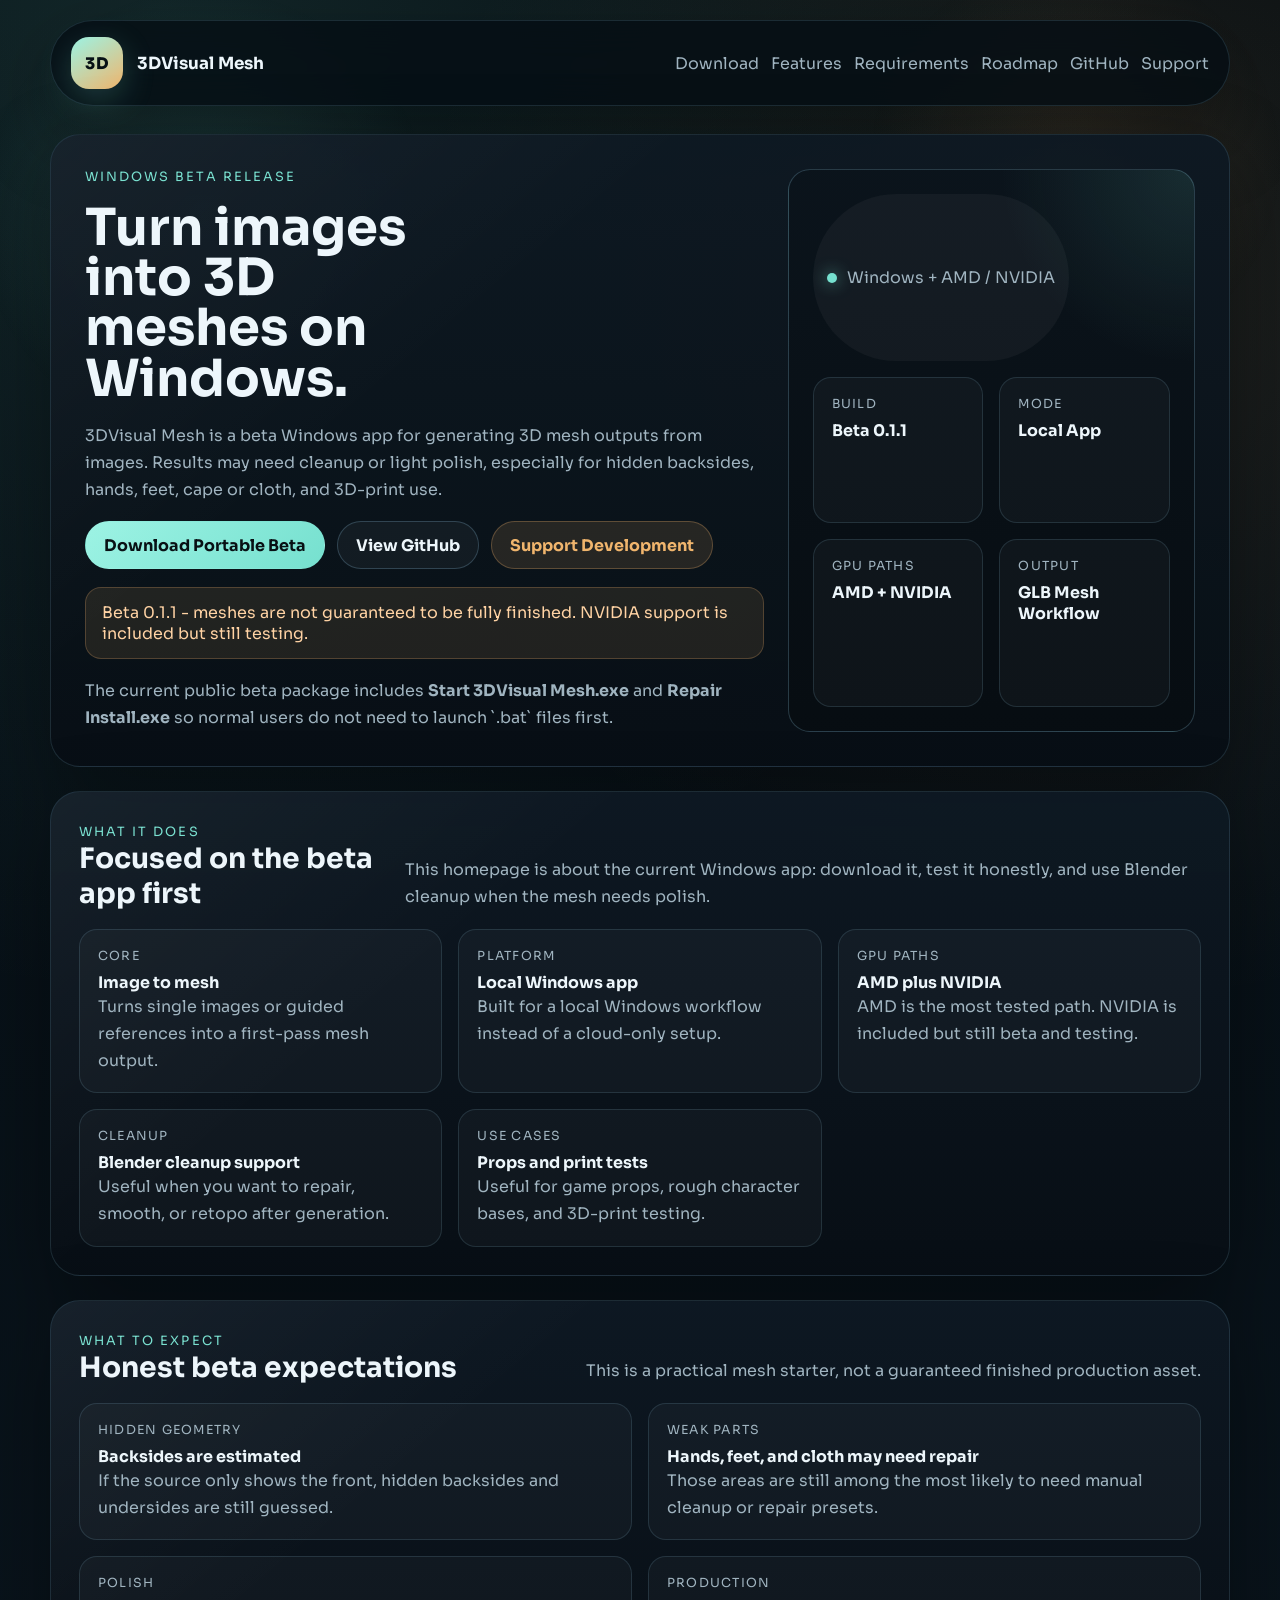
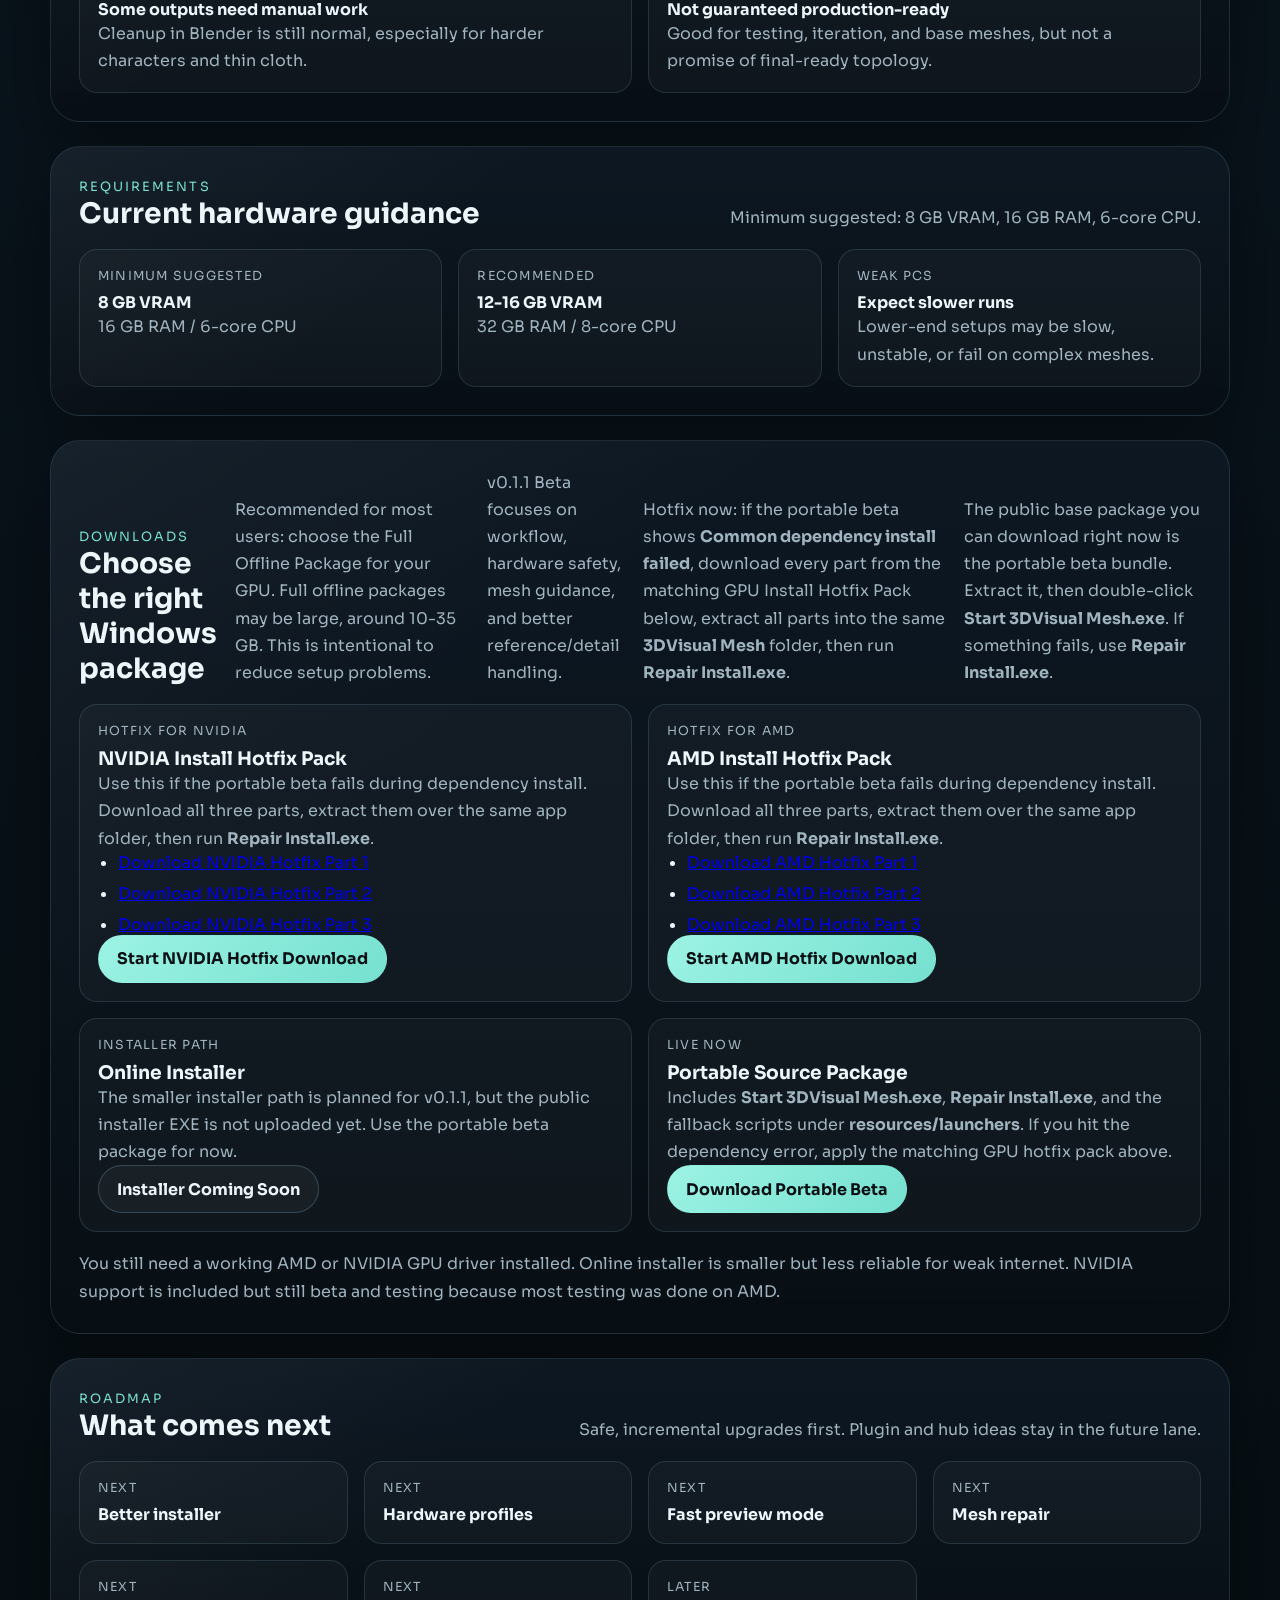
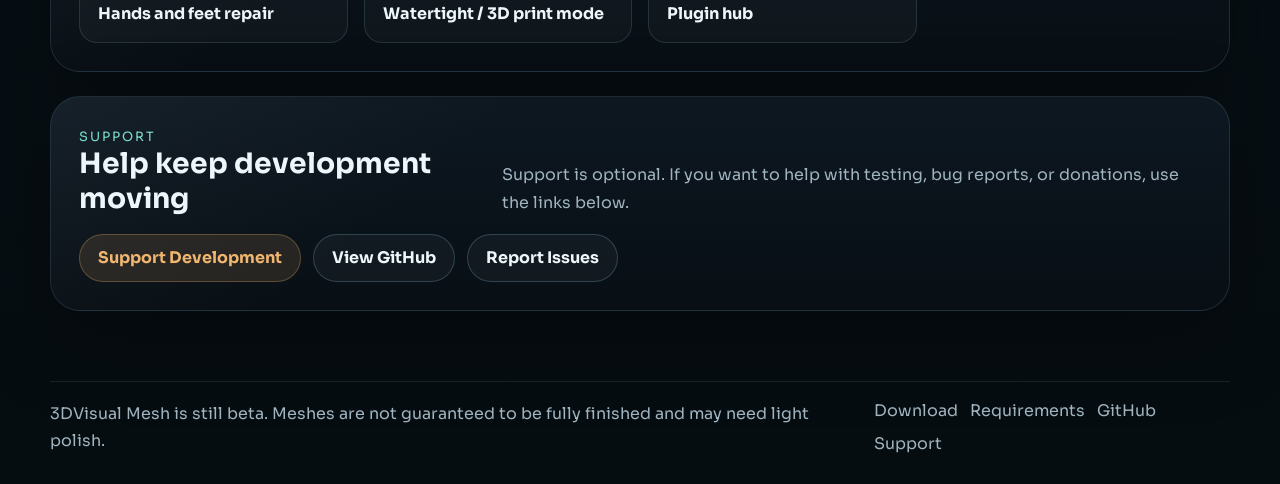
<file: docs/index.html>
<!DOCTYPE html>
<html lang="en">
<head>
  <meta charset="UTF-8">
  <meta name="viewport" content="width=device-width, initial-scale=1.0">
  <title>3DVisual Mesh</title>
  <meta
    name="description"
    content="Turn images into 3D meshes on Windows. Local beta image-to-3D mesh generation for AMD and NVIDIA."
  >
  <link rel="preconnect" href="https://fonts.googleapis.com">
  <link rel="preconnect" href="https://fonts.gstatic.com" crossorigin>
  <link
    href="https://fonts.googleapis.com/css2?family=Sora:wght@400;500;600;700;800&family=IBM+Plex+Mono:wght@400;500&display=swap"
    rel="stylesheet"
  >
  <link rel="stylesheet" href="./styles.css">
</head>
<body>
  <div class="page-glow page-glow-left"></div>
  <div class="page-glow page-glow-right"></div>

  <header class="topbar">
    <a class="brand" href="#top" aria-label="3DVisual Mesh Home">
      <div class="brand-badge">3D</div>
      <div class="brand-copy">
        <strong>3DVisual Mesh</strong>
      </div>
    </a>

    <nav class="nav" aria-label="Main navigation">
      <a href="#downloads">Download</a>
      <a href="#features">Features</a>
      <a href="#requirements">Requirements</a>
      <a href="#roadmap">Roadmap</a>
      <a data-link="repo" href="#">GitHub</a>
      <a href="#support">Support</a>
    </nav>
  </header>

  <main id="top">
    <section class="hero shell-card">
      <div class="hero-copy">
        <span class="eyebrow">Windows Beta Release</span>
        <h1>Turn images into 3D meshes on Windows.</h1>
        <p class="lede">
          3DVisual Mesh is a beta Windows app for generating 3D mesh outputs from images.
          Results may need cleanup or light polish, especially for hidden backsides, hands,
          feet, cape or cloth, and 3D-print use.
        </p>

        <div class="hero-actions">
          <a class="button primary" data-link="downloadPortable" data-download="portable" href="#">Download Portable Beta</a>
          <a class="button secondary" data-link="repo" href="#">View GitHub</a>
          <a class="button ghost" data-link="donate" href="#">Support Development</a>
        </div>

        <p class="warning-note">
          Beta 0.1.1 - meshes are not guaranteed to be fully finished. NVIDIA support is included but still testing.
        </p>
        <p class="section-copy">
          The current public beta package includes <strong>Start 3DVisual Mesh.exe</strong> and
          <strong>Repair Install.exe</strong> so normal users do not need to launch `.bat` files first.
        </p>
      </div>

      <aside class="hero-panel">
        <div class="status-pill">
          <span class="status-dot"></span>
          <span>Windows + AMD / NVIDIA</span>
        </div>

        <div class="hero-stats">
          <article>
            <span class="stat-label">Build</span>
            <strong>Beta 0.1.1</strong>
          </article>
          <article>
            <span class="stat-label">Mode</span>
            <strong>Local App</strong>
          </article>
          <article>
            <span class="stat-label">GPU Paths</span>
            <strong>AMD + NVIDIA</strong>
          </article>
          <article>
            <span class="stat-label">Output</span>
            <strong>GLB Mesh Workflow</strong>
          </article>
        </div>
      </aside>
    </section>

    <section id="features" class="shell-card section-card wide-card">
      <div class="section-head">
        <div>
          <span class="eyebrow">What it does</span>
          <h2>Focused on the beta app first</h2>
        </div>
        <p class="section-copy">
          This homepage is about the current Windows app: download it, test it honestly,
          and use Blender cleanup when the mesh needs polish.
        </p>
      </div>

      <div class="requirements-grid">
        <article class="info-card">
          <span class="card-label">Core</span>
          <strong>Image to mesh</strong>
          <p>Turns single images or guided references into a first-pass mesh output.</p>
        </article>
        <article class="info-card">
          <span class="card-label">Platform</span>
          <strong>Local Windows app</strong>
          <p>Built for a local Windows workflow instead of a cloud-only setup.</p>
        </article>
        <article class="info-card">
          <span class="card-label">GPU paths</span>
          <strong>AMD plus NVIDIA</strong>
          <p>AMD is the most tested path. NVIDIA is included but still beta and testing.</p>
        </article>
        <article class="info-card">
          <span class="card-label">Cleanup</span>
          <strong>Blender cleanup support</strong>
          <p>Useful when you want to repair, smooth, or retopo after generation.</p>
        </article>
        <article class="info-card">
          <span class="card-label">Use cases</span>
          <strong>Props and print tests</strong>
          <p>Useful for game props, rough character bases, and 3D-print testing.</p>
        </article>
      </div>
    </section>

    <section class="shell-card section-card wide-card">
      <div class="section-head">
        <div>
          <span class="eyebrow">What to expect</span>
          <h2>Honest beta expectations</h2>
        </div>
        <p class="section-copy">This is a practical mesh starter, not a guaranteed finished production asset.</p>
      </div>

      <div class="section-grid">
        <article class="info-card">
          <span class="card-label">Hidden geometry</span>
          <strong>Backsides are estimated</strong>
          <p>If the source only shows the front, hidden backsides and undersides are still guessed.</p>
        </article>
        <article class="info-card">
          <span class="card-label">Weak parts</span>
          <strong>Hands, feet, and cloth may need repair</strong>
          <p>Those areas are still among the most likely to need manual cleanup or repair presets.</p>
        </article>
        <article class="info-card">
          <span class="card-label">Polish</span>
          <strong>Some outputs need manual work</strong>
          <p>Cleanup in Blender is still normal, especially for harder characters and thin cloth.</p>
        </article>
        <article class="info-card">
          <span class="card-label">Production</span>
          <strong>Not guaranteed production-ready</strong>
          <p>Good for testing, iteration, and base meshes, but not a promise of final-ready topology.</p>
        </article>
      </div>
    </section>

    <section id="requirements" class="shell-card section-card wide-card">
      <div class="section-head">
        <div>
          <span class="eyebrow">Requirements</span>
          <h2>Current hardware guidance</h2>
        </div>
        <p class="section-copy">Minimum suggested: 8 GB VRAM, 16 GB RAM, 6-core CPU.</p>
      </div>

      <div class="requirements-grid">
        <article class="info-card">
          <span class="card-label">Minimum suggested</span>
          <strong>8 GB VRAM</strong>
          <p>16 GB RAM / 6-core CPU</p>
        </article>
        <article class="info-card">
          <span class="card-label">Recommended</span>
          <strong>12-16 GB VRAM</strong>
          <p>32 GB RAM / 8-core CPU</p>
        </article>
        <article class="info-card">
          <span class="card-label">Weak PCs</span>
          <strong>Expect slower runs</strong>
          <p>Lower-end setups may be slow, unstable, or fail on complex meshes.</p>
        </article>
      </div>
    </section>

    <section id="downloads" class="shell-card section-card wide-card">
      <div class="section-head">
        <div>
          <span class="eyebrow">Downloads</span>
          <h2>Choose the right Windows package</h2>
        </div>
        <p class="section-copy">
          Recommended for most users: choose the Full Offline Package for your GPU.
          Full offline packages may be large, around 10-35 GB. This is intentional to reduce setup problems.
        </p>
        <p class="section-copy">
          v0.1.1 Beta focuses on workflow, hardware safety, mesh guidance, and better reference/detail handling.
        </p>
        <p class="section-copy">
          Hotfix now: if the portable beta shows <strong>Common dependency install failed</strong>,
          download every part from the matching GPU Install Hotfix Pack below, extract all parts into the same
          <strong>3DVisual Mesh</strong> folder, then run <strong>Repair Install.exe</strong>.
        </p>
        <p class="section-copy">
          The public base package you can download right now is the portable beta bundle.
          Extract it, then double-click <strong>Start 3DVisual Mesh.exe</strong>.
          If something fails, use <strong>Repair Install.exe</strong>.
        </p>
      </div>

      <div class="downloads-grid">
        <article class="download-card">
          <span class="card-label">Hotfix for NVIDIA</span>
          <h3>NVIDIA Install Hotfix Pack</h3>
          <p>Use this if the portable beta fails during dependency install. Download all three parts, extract them over the same app folder, then run <strong>Repair Install.exe</strong>.</p>
          <ul class="bullet-list compact-list">
            <li><a href="https://github.com/krutus05/3D-Visual-Mesh/releases/download/v0.1.1/3DVisualMesh_0.1.1_NVIDIA_Install_Hotfix_Part1.zip" target="_blank" rel="noreferrer">Download NVIDIA Hotfix Part 1</a></li>
            <li><a href="https://github.com/krutus05/3D-Visual-Mesh/releases/download/v0.1.1/3DVisualMesh_0.1.1_NVIDIA_Install_Hotfix_Part2.zip" target="_blank" rel="noreferrer">Download NVIDIA Hotfix Part 2</a></li>
            <li><a href="https://github.com/krutus05/3D-Visual-Mesh/releases/download/v0.1.1/3DVisualMesh_0.1.1_NVIDIA_Install_Hotfix_Part3.zip" target="_blank" rel="noreferrer">Download NVIDIA Hotfix Part 3</a></li>
          </ul>
          <div class="card-actions">
            <a class="button primary" href="https://github.com/krutus05/3D-Visual-Mesh/releases/download/v0.1.1/3DVisualMesh_0.1.1_NVIDIA_Install_Hotfix_Part1.zip" target="_blank" rel="noreferrer">Start NVIDIA Hotfix Download</a>
          </div>
        </article>

        <article class="download-card">
          <span class="card-label">Hotfix for AMD</span>
          <h3>AMD Install Hotfix Pack</h3>
          <p>Use this if the portable beta fails during dependency install. Download all three parts, extract them over the same app folder, then run <strong>Repair Install.exe</strong>.</p>
          <ul class="bullet-list compact-list">
            <li><a href="https://github.com/krutus05/3D-Visual-Mesh/releases/download/v0.1.1/3DVisualMesh_0.1.1_AMD_Install_Hotfix_Part1.zip" target="_blank" rel="noreferrer">Download AMD Hotfix Part 1</a></li>
            <li><a href="https://github.com/krutus05/3D-Visual-Mesh/releases/download/v0.1.1/3DVisualMesh_0.1.1_AMD_Install_Hotfix_Part2.zip" target="_blank" rel="noreferrer">Download AMD Hotfix Part 2</a></li>
            <li><a href="https://github.com/krutus05/3D-Visual-Mesh/releases/download/v0.1.1/3DVisualMesh_0.1.1_AMD_Install_Hotfix_Part3.zip" target="_blank" rel="noreferrer">Download AMD Hotfix Part 3</a></li>
          </ul>
          <div class="card-actions">
            <a class="button primary" href="https://github.com/krutus05/3D-Visual-Mesh/releases/download/v0.1.1/3DVisualMesh_0.1.1_AMD_Install_Hotfix_Part1.zip" target="_blank" rel="noreferrer">Start AMD Hotfix Download</a>
          </div>
        </article>

        <article class="download-card">
          <span class="card-label">Installer path</span>
          <h3>Online Installer</h3>
          <p>The smaller installer path is planned for v0.1.1, but the public installer EXE is not uploaded yet. Use the portable beta package for now.</p>
          <div class="card-actions">
            <a class="button secondary" data-link="downloadInstaller" data-download="installer" data-coming-soon="true" href="#">Installer Coming Soon</a>
          </div>
        </article>

        <article class="download-card">
          <span class="card-label">Live now</span>
          <h3>Portable Source Package</h3>
          <p>Includes <strong>Start 3DVisual Mesh.exe</strong>, <strong>Repair Install.exe</strong>, and the fallback scripts under <strong>resources/launchers</strong>. If you hit the dependency error, apply the matching GPU hotfix pack above.</p>
          <div class="card-actions">
            <a class="button primary" data-link="downloadPortable" data-download="portable" href="#">Download Portable Beta</a>
          </div>
        </article>
      </div>

      <p class="section-copy">
        You still need a working AMD or NVIDIA GPU driver installed. Online installer is smaller but less reliable for weak internet.
        NVIDIA support is included but still beta and testing because most testing was done on AMD.
      </p>
    </section>

    <section id="roadmap" class="shell-card section-card wide-card">
      <div class="section-head">
        <div>
          <span class="eyebrow">Roadmap</span>
          <h2>What comes next</h2>
        </div>
        <p class="section-copy">Safe, incremental upgrades first. Plugin and hub ideas stay in the future lane.</p>
      </div>

      <div class="roadmap-grid">
        <article class="info-card">
          <span class="card-label">Next</span>
          <strong>Better installer</strong>
        </article>
        <article class="info-card">
          <span class="card-label">Next</span>
          <strong>Hardware profiles</strong>
        </article>
        <article class="info-card">
          <span class="card-label">Next</span>
          <strong>Fast preview mode</strong>
        </article>
        <article class="info-card">
          <span class="card-label">Next</span>
          <strong>Mesh repair</strong>
        </article>
        <article class="info-card">
          <span class="card-label">Next</span>
          <strong>Hands and feet repair</strong>
        </article>
        <article class="info-card">
          <span class="card-label">Next</span>
          <strong>Watertight / 3D print mode</strong>
        </article>
        <article class="info-card">
          <span class="card-label">Later</span>
          <strong>Plugin hub</strong>
        </article>
      </div>
    </section>

    <section id="support" class="shell-card section-card wide-card support-card">
      <div class="section-head">
        <div>
          <span class="eyebrow">Support</span>
          <h2>Help keep development moving</h2>
        </div>
        <p class="section-copy">
          Support is optional. If you want to help with testing, bug reports, or donations, use the links below.
        </p>
      </div>

      <div class="support-actions">
        <a class="button ghost" data-link="donate" href="#">Support Development</a>
        <a class="button secondary" data-link="repo" href="#">View GitHub</a>
        <a class="button secondary" data-link="issues" href="#">Report Issues</a>
      </div>
    </section>
  </main>

  <footer class="footer">
    <p>3DVisual Mesh is still beta. Meshes are not guaranteed to be fully finished and may need light polish.</p>
    <div class="footer-links">
      <a href="#downloads">Download</a>
      <a href="#requirements">Requirements</a>
      <a data-link="repo" href="#">GitHub</a>
      <a data-link="donate" href="#">Support</a>
    </div>
  </footer>

  <div id="donation-modal" class="modal-shell" aria-hidden="true">
    <div class="modal-backdrop" data-close-modal="true"></div>
    <section class="donation-modal shell-card" role="dialog" aria-modal="true" aria-labelledby="donation-title">
      <button class="modal-close" type="button" data-close-modal="true" aria-label="Close support popup">X</button>
      <span class="eyebrow">Optional Support</span>
      <h2 id="donation-title">Support before download?</h2>
      <p class="modal-copy">
        Donations are optional, but they help keep improving the app, repair tools, and future mesh quality work.
      </p>
      <div class="modal-warning">
        <h3>Before you download</h3>
        <ul class="bullet-list compact-list">
          <li>Minimum suggested: 8 GB VRAM, 16 GB RAM, 6-core CPU</li>
          <li>Meshes may need cleanup and manual polish</li>
          <li>NVIDIA support is included but still testing</li>
        </ul>
      </div>
      <div class="modal-actions">
        <a class="button ghost" data-link="donate" href="#">Support Development</a>
        <a id="continue-download-link" class="button primary" href="#">Continue To Download</a>
      </div>
    </section>
  </div>

  <script src="./app.js"></script>
</body>
</html>
</file>
<file: docs/styles.css>
:root {
  --bg: #061016;
  --bg-2: #0b1720;
  --panel: rgba(10, 18, 25, 0.92);
  --panel-soft: rgba(13, 23, 31, 0.86);
  --line: rgba(135, 191, 214, 0.16);
  --line-strong: rgba(135, 191, 214, 0.26);
  --text: #edf6fb;
  --muted: #a0b4c0;
  --teal: #76e0cf;
  --teal-strong: #9cf3e4;
  --amber: #f0b56d;
  --amber-soft: rgba(240, 181, 109, 0.12);
  --danger: #ff9d82;
  --radius-xl: 30px;
  --radius-lg: 22px;
  --radius-md: 18px;
  --shadow: 0 28px 80px rgba(0, 0, 0, 0.34);
}

* {
  box-sizing: border-box;
}

html {
  scroll-behavior: smooth;
}

body {
  margin: 0;
  min-height: 100vh;
  font-family: "Sora", sans-serif;
  color: var(--text);
  background:
    radial-gradient(circle at 12% 0%, rgba(118, 224, 207, 0.12), transparent 26%),
    radial-gradient(circle at 88% 8%, rgba(240, 181, 109, 0.10), transparent 20%),
    linear-gradient(180deg, #050d12 0%, #09131b 46%, #060d11 100%);
}

body::before {
  content: "";
  position: fixed;
  inset: 0;
  pointer-events: none;
  background:
    linear-gradient(90deg, rgba(255, 255, 255, 0.025) 1px, transparent 1px),
    linear-gradient(180deg, rgba(255, 255, 255, 0.025) 1px, transparent 1px);
  background-size: 42px 42px;
  mask-image: radial-gradient(circle at center, black 44%, transparent 95%);
  opacity: 0.26;
}

.page-glow {
  position: fixed;
  inset: 0;
  pointer-events: none;
}

.page-glow-left {
  background: radial-gradient(circle at 16% 24%, rgba(118, 224, 207, 0.12), transparent 18%);
}

.page-glow-right {
  background: radial-gradient(circle at 84% 18%, rgba(240, 181, 109, 0.10), transparent 16%);
}

.topbar,
main,
.footer {
  position: relative;
  z-index: 1;
  width: min(1180px, calc(100% - 32px));
  margin-left: auto;
  margin-right: auto;
}

.topbar {
  margin-top: 20px;
  padding: 16px 20px;
  display: flex;
  align-items: center;
  justify-content: space-between;
  gap: 20px;
  border-radius: 999px;
  border: 1px solid var(--line);
  background: rgba(6, 14, 20, 0.82);
  backdrop-filter: blur(18px);
  box-shadow: var(--shadow);
}

.brand {
  display: flex;
  align-items: center;
  gap: 14px;
  color: var(--text);
  text-decoration: none;
}

.brand-badge {
  width: 52px;
  height: 52px;
  display: grid;
  place-items: center;
  border-radius: 18px;
  background: linear-gradient(145deg, var(--teal-strong), var(--amber));
  color: #071015;
  font-weight: 800;
  letter-spacing: 0.08em;
  box-shadow: 0 10px 32px rgba(118, 224, 207, 0.22);
}

.brand-copy strong,
h1,
h2,
h3,
p {
  margin: 0;
}

.brand-copy strong {
  font-size: 1.05rem;
}

.nav,
.hero-actions,
.support-actions,
.footer-links,
.modal-actions,
.card-actions {
  display: flex;
  flex-wrap: wrap;
  gap: 12px;
}

.nav a,
.footer a {
  color: var(--muted);
  text-decoration: none;
}

.nav a:hover,
.footer a:hover {
  color: var(--text);
}

main {
  margin-top: 28px;
  margin-bottom: 70px;
  display: grid;
  gap: 24px;
}

.shell-card {
  position: relative;
  overflow: hidden;
  border-radius: var(--radius-xl);
  border: 1px solid var(--line);
  background:
    linear-gradient(180deg, rgba(14, 25, 35, 0.95), rgba(8, 15, 21, 0.96));
  box-shadow: var(--shadow);
}

.shell-card::after {
  content: "";
  position: absolute;
  inset: 0;
  pointer-events: none;
  background: linear-gradient(140deg, rgba(255, 255, 255, 0.04), transparent 34%);
}

.hero,
.section-card,
.donation-modal {
  position: relative;
  z-index: 1;
}

.hero {
  display: grid;
  grid-template-columns: 1.25fr 0.75fr;
  gap: 24px;
  padding: 34px;
}

.hero-copy {
  display: grid;
  gap: 18px;
}

.hero-panel {
  display: grid;
  gap: 16px;
  padding: 24px;
  border-radius: var(--radius-lg);
  border: 1px solid var(--line-strong);
  background:
    radial-gradient(circle at top right, rgba(118, 224, 207, 0.12), transparent 28%),
    linear-gradient(180deg, rgba(11, 20, 28, 0.98), rgba(7, 13, 18, 0.98));
}

.eyebrow {
  color: var(--teal);
  font-size: 0.8rem;
  letter-spacing: 0.16em;
  text-transform: uppercase;
}

h1 {
  font-size: clamp(2.7rem, 4vw, 4.8rem);
  line-height: 0.98;
  max-width: 10ch;
}

.lede,
.section-copy,
.info-card p,
.download-card p,
.footer p,
.modal-copy {
  color: var(--muted);
  line-height: 1.7;
}

.warning-note {
  padding: 14px 16px;
  border-radius: 16px;
  border: 1px solid rgba(240, 181, 109, 0.24);
  background: rgba(240, 181, 109, 0.10);
  color: #ffd3a4;
  max-width: 58ch;
}

.status-pill,
.coming-pill {
  display: inline-flex;
  align-items: center;
  gap: 10px;
  width: fit-content;
  padding: 10px 14px;
  border-radius: 999px;
  background: rgba(255, 255, 255, 0.04);
  color: var(--muted);
}

.coming-pill {
  color: var(--amber);
  background: var(--amber-soft);
  border: 1px solid rgba(240, 181, 109, 0.28);
}

.status-dot {
  width: 10px;
  height: 10px;
  border-radius: 50%;
  background: var(--teal);
  box-shadow: 0 0 16px rgba(118, 224, 207, 0.72);
}

.hero-stats,
.section-grid,
.requirements-grid,
.examples-grid,
.downloads-grid,
.roadmap-grid {
  display: grid;
  gap: 16px;
}

.hero-stats {
  grid-template-columns: repeat(2, minmax(0, 1fr));
}

.hero-stats article,
.info-card,
.download-card {
  position: relative;
  z-index: 1;
  padding: 18px;
  border-radius: var(--radius-md);
  border: 1px solid var(--line);
  background: rgba(255, 255, 255, 0.03);
}

.stat-label,
.card-label {
  display: block;
  margin-bottom: 8px;
  color: var(--muted);
  font-size: 0.78rem;
  letter-spacing: 0.10em;
  text-transform: uppercase;
}

.section-grid {
  grid-template-columns: repeat(2, minmax(0, 1fr));
}

.section-card {
  padding: 28px;
}

.wide-card {
  display: grid;
  gap: 18px;
}

.section-head {
  display: flex;
  align-items: end;
  justify-content: space-between;
  gap: 18px;
}

h2 {
  font-size: clamp(1.6rem, 2.2vw, 2.35rem);
}

.bullet-list {
  margin: 0;
  padding-left: 20px;
  display: grid;
  gap: 12px;
  color: var(--text);
}

.compact-list {
  gap: 10px;
}

.requirements-grid,
.examples-grid {
  grid-template-columns: repeat(3, minmax(0, 1fr));
}

.downloads-grid {
  grid-template-columns: repeat(2, minmax(0, 1fr));
}

.download-card.coming-soon {
  border-color: rgba(240, 181, 109, 0.22);
}

.roadmap-grid {
  grid-template-columns: repeat(4, minmax(0, 1fr));
}

.support-card {
  align-items: start;
}

.button {
  display: inline-flex;
  align-items: center;
  justify-content: center;
  min-height: 48px;
  padding: 0 18px;
  border-radius: 999px;
  border: 1px solid transparent;
  text-decoration: none;
  font-weight: 700;
  transition: transform 180ms ease, border-color 180ms ease, background 180ms ease;
}

.button:hover {
  transform: translateY(-1px);
}

.button.primary {
  color: #081014;
  background: linear-gradient(135deg, var(--teal-strong), var(--teal));
}

.button.secondary {
  color: var(--text);
  background: rgba(255, 255, 255, 0.04);
  border-color: var(--line-strong);
}

.button.ghost {
  color: var(--amber);
  background: var(--amber-soft);
  border-color: rgba(240, 181, 109, 0.28);
}

.footer {
  margin-bottom: 30px;
  padding-top: 18px;
  display: flex;
  align-items: center;
  justify-content: space-between;
  gap: 18px;
  border-top: 1px solid rgba(255, 255, 255, 0.08);
}

.modal-shell {
  position: fixed;
  inset: 0;
  display: none;
  align-items: center;
  justify-content: center;
  z-index: 30;
}

.modal-shell.is-open {
  display: flex;
}

.modal-backdrop {
  position: absolute;
  inset: 0;
  background: rgba(2, 6, 10, 0.72);
  backdrop-filter: blur(10px);
}

.donation-modal {
  width: min(560px, calc(100% - 28px));
  padding: 28px;
}

.modal-close {
  position: absolute;
  top: 16px;
  right: 16px;
  width: 40px;
  height: 40px;
  border: 1px solid var(--line-strong);
  border-radius: 50%;
  background: rgba(255, 255, 255, 0.04);
  color: var(--text);
  font: inherit;
  cursor: pointer;
}

.modal-warning {
  margin-top: 18px;
  margin-bottom: 18px;
  padding: 16px 18px;
  border-radius: 18px;
  border: 1px solid rgba(240, 181, 109, 0.22);
  background: rgba(240, 181, 109, 0.08);
}

.modal-warning h3 {
  margin-bottom: 10px;
}

@media (max-width: 1060px) {
  .hero,
  .section-grid,
  .requirements-grid,
  .examples-grid,
  .downloads-grid,
  .roadmap-grid,
  .section-head {
    grid-template-columns: 1fr;
    flex-direction: column;
    align-items: flex-start;
  }

  .hero {
    display: grid;
  }

  .hero-stats {
    grid-template-columns: 1fr 1fr;
  }
}

@media (max-width: 760px) {
  .topbar,
  .footer {
    border-radius: 28px;
    flex-direction: column;
    align-items: flex-start;
  }

  .topbar {
    padding: 18px;
  }

  .hero,
  .hero-stats {
    grid-template-columns: 1fr;
  }

  h1 {
    max-width: none;
  }

  .footer,
  .modal-actions,
  .support-actions {
    flex-direction: column;
  }
}
</file>
